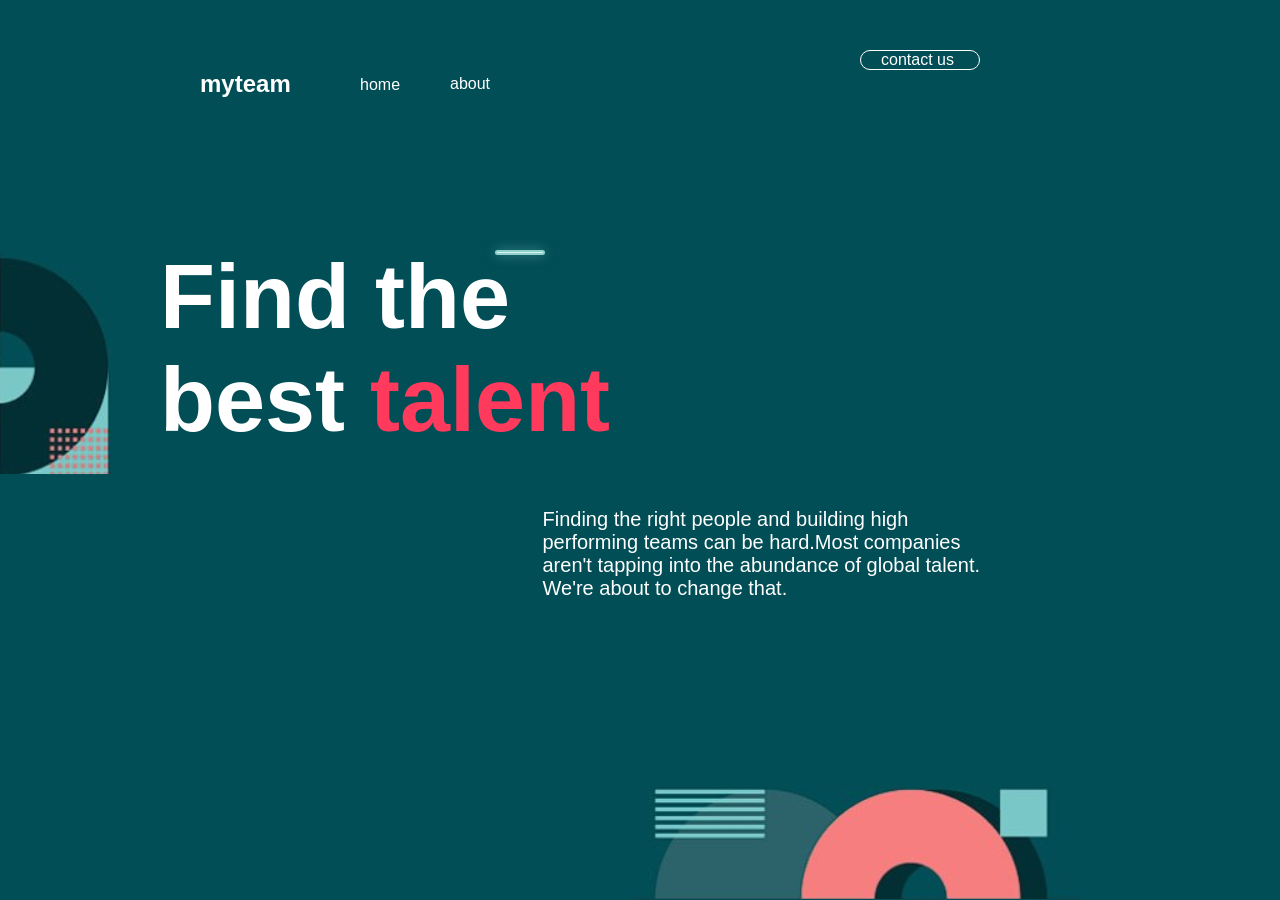
<file: new/index.html>
<!DOCTYPE html>
<html lang="en">
<head>
    <meta charset="UTF-8">
    <title>11</title>
    <link rel="stylesheet" href="main.css">
</head>
<body>
<div class="container">
<div class="box">
<h2 class="container__h2">myteam</h2>
    <p class="container__text">home</p>
    <p class="container__text__two">about</p>
    <h1 class="container__h1">Find the <br>best <span style="color:#ff3a5c">talent</span></h1>
    <img src="img2/leftCorner.png" alt="leftPicture">
    <div class="container__box">
        <p class="container__cs">contact us</p></div>

    <p class="container__finding">Finding the right people and building high<br>
        performing teams can be hard.Most companies<br>
        aren't tapping into the abundance of global talent.<br>
        We're about to change that.</p>

    <img style="position: absolute; bottom:1px; right:200px" src="img2/rigthCorner.png" alt="rightPicture">
    <div class="trash"></div>



</div>























</div>

</body>
</html>
</file>
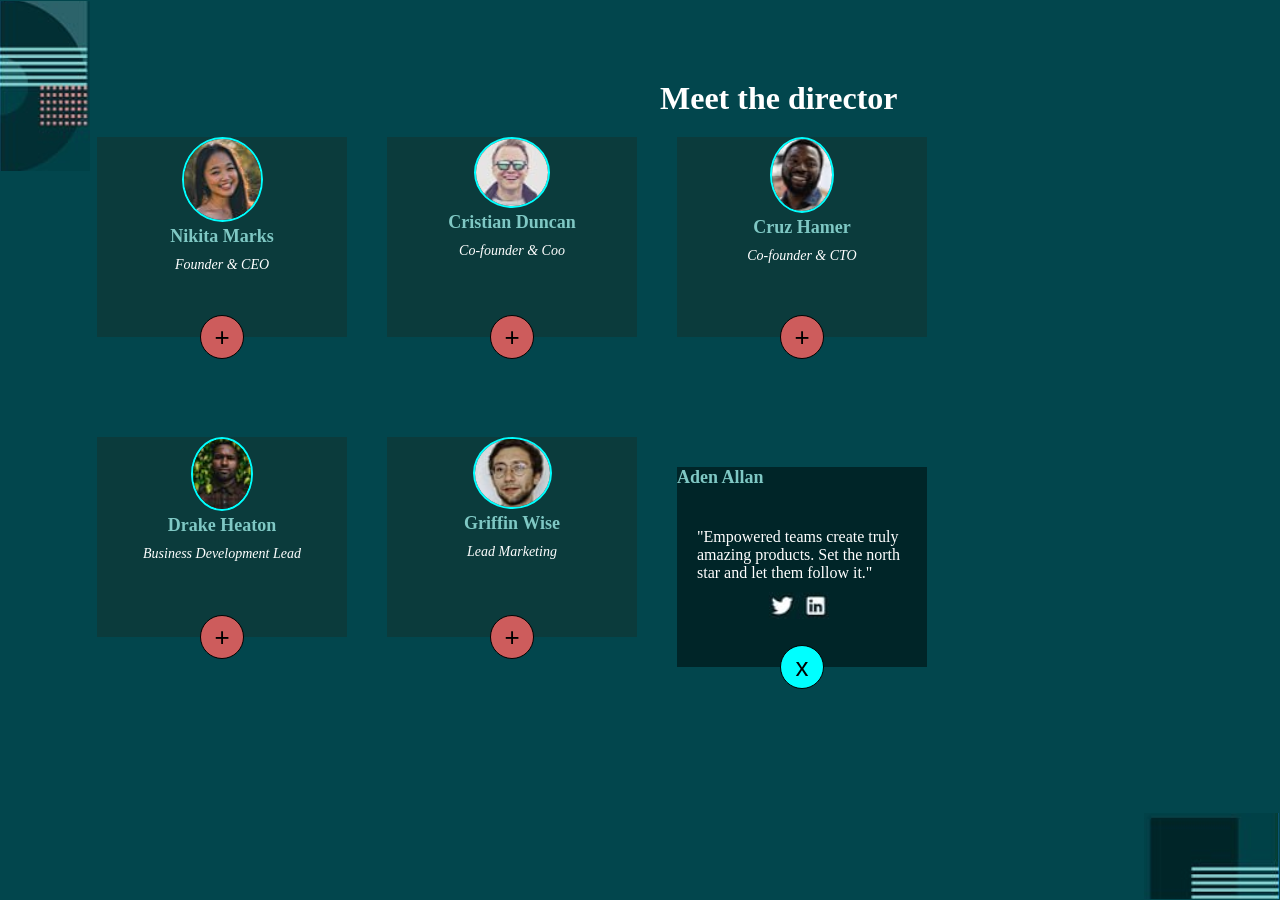
<file: new2/index.html>
<!DOCTYPE html>
<html lang="en">
<head>
    <meta charset="UTF-8">
    <title>11</title>
    <link rel="stylesheet" href="main.css">
</head>
<body style="background-color:#02464d;">
<div class="container">
    <h1 class="container__h1">Meet the director</h1>
    <img  style=" position: absolute; top:1px" src="img3/LeftCorner.png" alt="LeftCorner" >
    <img  style="position: absolute;bottom:1px; right:1px" src="img3/RightCorner.png" alt="RightCorner" >

    <div class="container__box">
        <div class="container__box__one">
        <img  class="img" src="img3/NikitaMarks.png" alt="Nikita Marks" >
        <h3 class="name">Nikita Marks</h3>
            <p class="role">Founder & CEO</p>
            <button class="button">+</button>
        </div>
        <div class="container__box__one">
            <img  class="img" src="img3/CristianDuncan.png" alt="Cristian Duncan">
            <h3 class="name">Cristian Duncan</h3>
            <p class="role">Co-founder & Coo</p>
            <button class="button">+</button>
        </div>
        <div class="container__box__one">
            <img  class="img" src="img3/CruzHamer.png" alt="Cruz Hamer">
            <h3 class="name">Cruz Hamer</h3>
            <p class="role">Co-founder & CTO</p>
            <button class="button">+</button>
        </div>





        <div class="container__box__one">
            <img  class="img" src="img3/DrakeHeaton.png" alt="Drake Heaton">
            <h3 class="name">Drake Heaton</h3>
            <p class="role">Business Development Lead</p>
            <button class="button">+</button>
        </div>
        <div class="container__box__one">
            <img  class="img" src="img3/GriffinWise.png" alt="Griffin Wise">
            <h3 class="name">Griffin Wise</h3>
            <p class="role">Lead Marketing</p>
            <button class="button">+</button>
        </div>
        <div class="container__box__two">
            <h3 class="name">Aden Allan</h3>
            <p style="color:white; position: relative;left:20px; top:40px;">"Empowered teams create truly
                amazing products. Set the north<br>
                star and let them follow it."</p>
            <img class="icons" src="img3/TWITER.png" alt="Twitter va Linkedin">
            <button class="button" style="background-color:aqua">x</button>
        </div>
    </div>









</div>

</body>
</html>
</file>
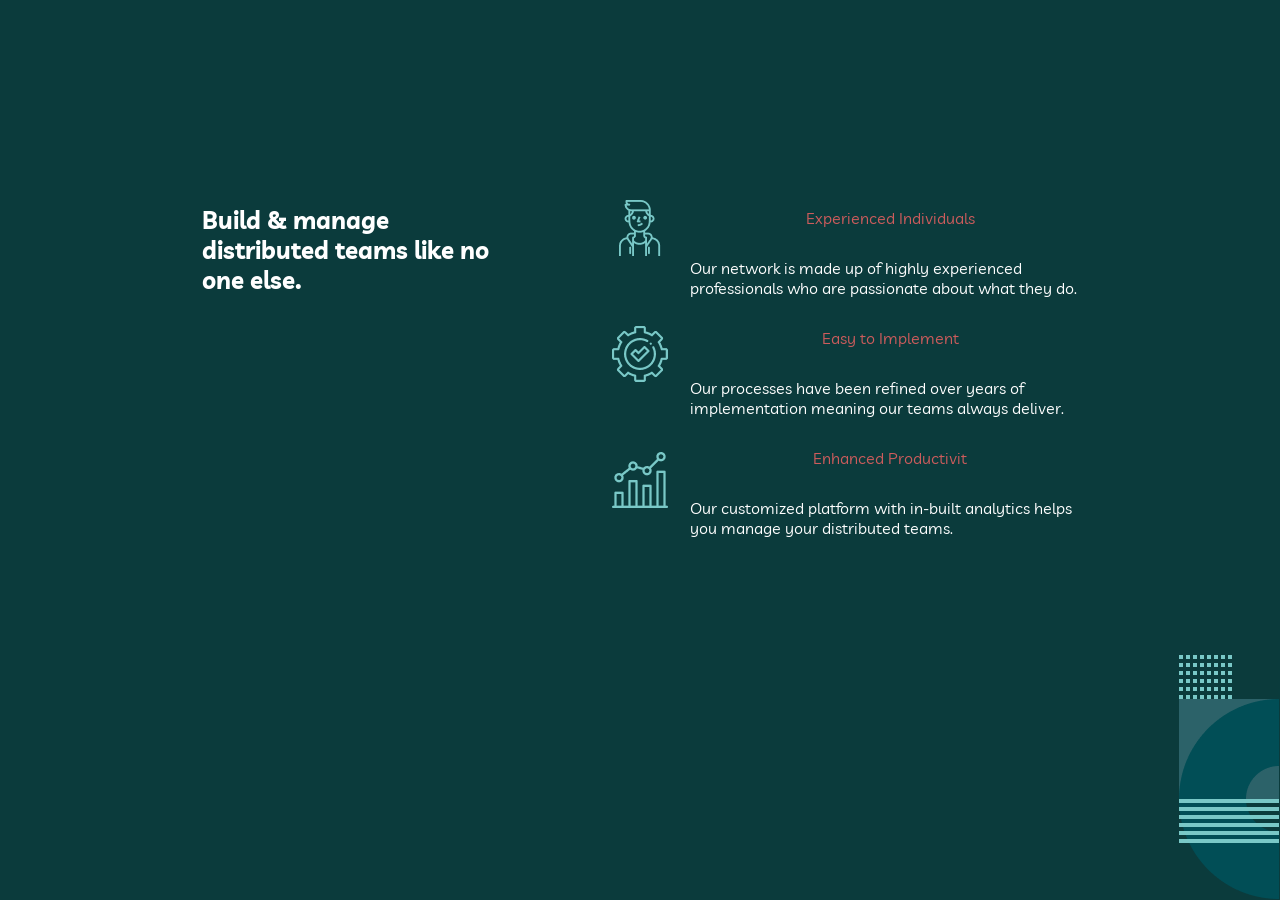
<file: project3/index.html>
<!DOCTYPE html>
<html lang="en">
<head>
    <meta charset="UTF-8">
    <title>11</title>
    <link rel="stylesheet" href="main.css">
</head>
<body style="background-color:#0b3b3c;">
<header>
    <nav>

    </nav>

</header>

<main>
    <section>
        <div class="container">
            <h1 class="container__h1">Build & manage
                distributed teams
                like no one else.</h1>
            <div class="img">
                <img src="img/Group9.png" alt="Group 9">
                <img src="img/CombinedShape.png" alt="Combined Shape">
                <img src="img/CombinedShape(2).png" alt="Combined Shape2">
            </div>
            <div class="circle__div">
                <p class="circle"></p>
                <p class="circle"></p>
                <p class="circle"></p>
            </div>


            <div class="text_red">
                <p>Experienced Individuals</p>
                <p class="red__texts">Our network is made up of highly experienced professionals who are passionate
                    about what they do.</p>
                <p>Easy to Implement</p>
                <p class="red__texts">Our processes have been refined over years of implementation meaning our teams
                    always deliver.</p>
                <p>Enhanced Productivit</p>
                <p class="red__texts">Our customized platform with in-built analytics helps you manage your distributed
                    teams.</p>
            </div>
            <img class="left_corner" src="img/leftCorner.png" alt="Left Corner">
        </div>


    </section>


</main>


<footer>

</footer>


</body>
</html>
</file>
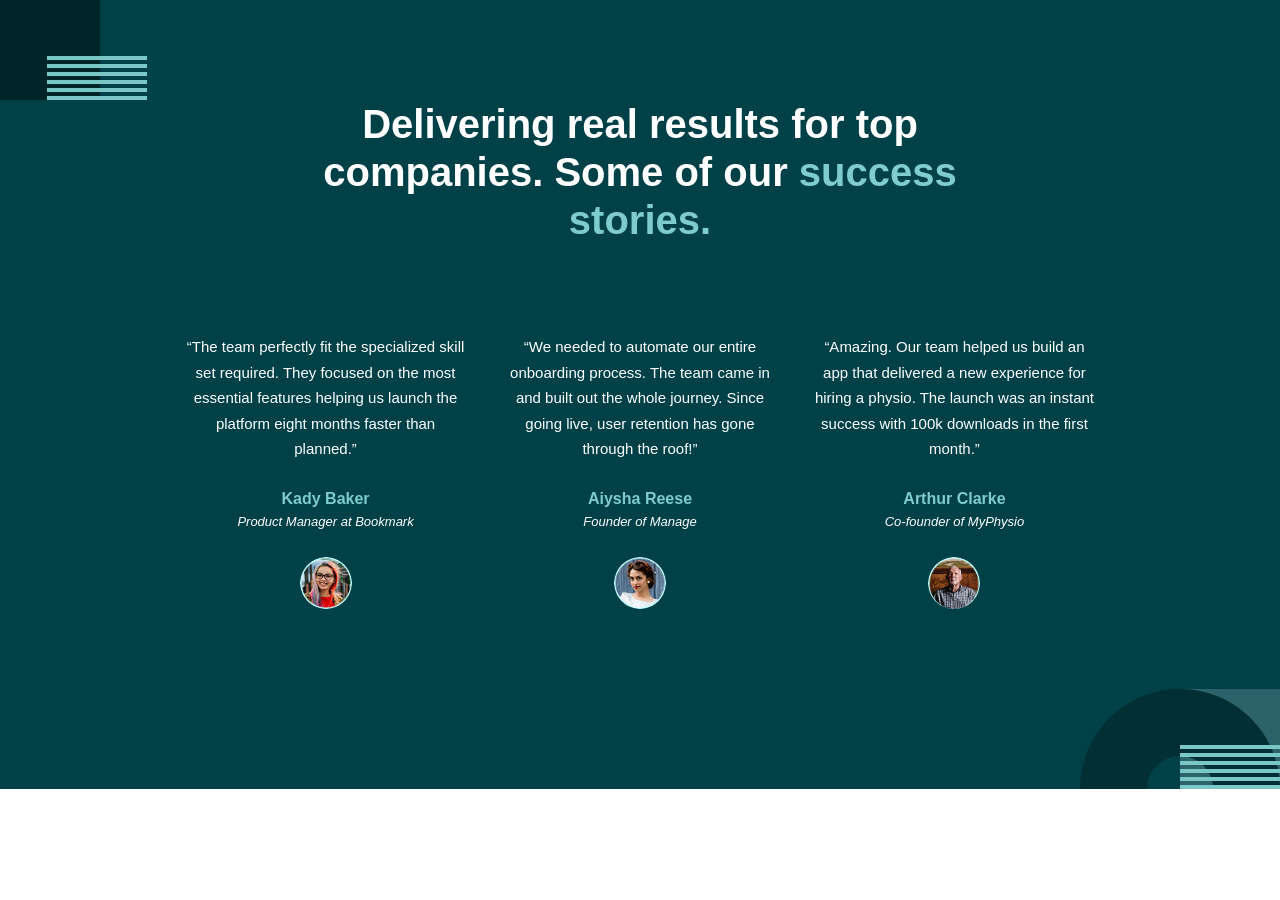
<file: project4/index.html>
<!DOCTYPE html>
<html lang="en">
<head>
    <meta charset="UTF-8">
    <title>11</title>
    <link rel="stylesheet" href="main.css">
</head>
<body>
<header>
    <nav>

    </nav>
</header>
<main>
<section class="stories">
    <img src="img/Group 8 Copy.png" alt="" class="corner corner-top">
    <img src="img/Group 9.png" alt="" class="corner corner-bottom">

    <h2 class="stories-title">
        Delivering real results for top companies. Some of our <span>success stories.</span>
    </h2>

    <div class="cards">
        <div class="card">
            <p class="text">“The team perfectly fit the specialized skill set required. They focused on the most essential features helping us launch the platform eight months faster than planned.”</p>
            <h3 class="name">Kady Baker</h3>
            <p class="role">Product Manager at Bookmark</p>
            <img src="img/Oval.png" alt="Kady Baker" class="avatar">
        </div>

        <div class="card">
            <p class="text">“We needed to automate our entire onboarding process. The team came in and built out the whole journey. Since going live, user retention has gone through the roof!”</p>
            <h3 class="name">Aiysha Reese</h3>
            <p class="role">Founder of Manage</p>
            <img src="img/Oval Copy 5.png" alt="Aiysha Reese" class="avatar">
        </div>

        <div class="card">
            <p class="text">“Amazing. Our team helped us build an app that delivered a new experience for hiring a physio. The launch was an instant success with 100k downloads in the first month.”</p>
            <h3 class="name">Arthur Clarke</h3>
            <p class="role">Co-founder of MyPhysio</p>
            <img src="img/Oval Copy 6.png" alt="Arthur Clarke" class="avatar">
        </div>
    </div>
</section>
</main>


<footer>

</footer>
</body>
</html>
</file>
<file: new/main.css>
* {
    box-sizing: border-box;
    margin: 0;
    padding: 0;
}
body {
    font-family: bold,sans-serif;
    background: #014e56;
    display:flex;
    align-items: center;
}


.container__h2 {
    color:white;
 position:relative;
    left:200px;
    top:70px;
}
.container__text{
    color:white;
    font-family:"Lucida Sans Unicode", "Lucida Grande", sans-serif;
    position: relative;
    left:360px;
    top:48px;
}
.container__text__two {
    font-family: "Lucida Sans Unicode", "Lucida Grande", sans-serif;
    color:white;
    position:absolute;
    left:450px;
    top:75px;
}
.container__h1 {
    color:white;
    font-family:bold, sans-serif;
    font-size:90px;
    position:relative;
    left:160px;
    top:200px

}
.container__box {
    position:absolute;
    right:300px;
    top:50px;
    border:1px solid white;
    border-radius:500px ;
    width:120px;
}
.container__cs {
    color:white;
    font-family: "Lucida Sans Unicode", "Lucida Grande", sans-serif;
    position: relative;
    left:20px;

}


.container__finding {
    color:white;
    font-family: "Lucida Sans Unicode", "Lucida Grande", sans-serif;
    font-size:20px;
   position: absolute;
    right:300px;
    bottom:300px;
}

.trash {
    position: absolute;
    right:735px;
    top:250px;
    width: 50px;
    height: 5px;
    background: #d9f0ee;
    border: 2px solid #8fd1cc;
    border-radius: 999px;
    box-shadow: 0 0 12px rgba(143, 209, 204, 0.5);
}
</file>
<file: new2/main.css>
* {
    box-sizing: border-box;
    margin: 0;
    padding: 0;
}
.container__h1 {
    color: white;
    padding:20px;
    margin-left:640px;
    margin-top:60px;
}
.img {

    border-radius: 50%;
    border: 2px solid aqua;
}
.button {

        position: absolute;
        left: 50%;
        margin-left: -22px;
        bottom: -22px;
        border:1px solid black;
        border-radius: 50%;
        width:44px;
        height:44px;
        background:indianred;
        font-size:26px;
}
.name {
    color: #7fc8c4;
    font-size: 18px;
}

.role {
    margin-top: 10px;
    color: #fff;
    font-style: italic;
    font-size: 14px;
}


.container__box {
    width: 1024px;
    display: flex;
    justify-content: center;
    align-items: center;
    flex-wrap: wrap;
    margin:0;
    gap:40px;
}
.container__box__one {
    position: relative;
    margin-bottom: 60px;
    padding-bottom: 30px;
    display: inline-block;
    text-align: center;
    background-color: #0b3b3c;
    width: 250px;
    height: 200px;
    row-gap: 10px;
}
.container__box__two {
    position: relative;
    display: inline;
    text-align: start;
    background: #002528;
    width:250px;
    height:200px;
    row-gap:10px

}
.icons {
    text-align: center;
    margin-top: 50px;
    margin-left: 90px;
}
</file>
<file: project3/main.css>
@import url('https://fonts.googleapis.com/css2?family=Livvic:ital,wght@0,100;0,200;0,300;0,400;0,500;0,600;0,700;0,900;1,100;1,200;1,300;1,400;1,500;1,600;1,700;1,900&display=swap');

* {
    box-sizing: border-box;
    margin: 0;
    padding: 0;
}

.body {
    background: #0b3b3c;
}

.container {
    font-family: 'Livvic', sans-serif;
}

.container__h1 {
    display: flex;
    align-items: center;
    margin-left: 202px;
    margin-top: 100px;
    width: 300px;
    height: 300px;
    color: white;
}

.img {
    display: flex;
    align-items: center;
    flex-direction: column;
    gap: 70px;
    position: relative;
    bottom: 200px
}

.red__texts {
    color: white;
!important;
    width: 400px
}

.text_red {
    display: flex;
    align-items: center;
    flex-direction: column;
    color: indianred;
    margin-left: 500px;
    margin-top: -500px;
    gap: 30px;
}

.left_corner {
    position: absolute;
    right: 1px;
    bottom: 1px;
}
</file>
<file: project4/main.css>
* {
    margin: 0;
    padding: 0;
    box-sizing: border-box;
}

.stories {
    position: relative;
    overflow: hidden;
    background: #004047;
    padding: 100px 60px 120px;
    text-align: center;
    font-family: "Poppins", sans-serif;
}

.corner {
    position: absolute;
}

.corner-top {
    top: 0;
    left: 0;
}

.corner-bottom {
    bottom: 0;
    right: 0;
}

.stories-title {
    position: relative;
    max-width: 650px;
    margin: 0 auto 90px;
    color: #fff;
    font-size: 40px;
    line-height: 1.2;
}

.stories-title span {
    color: #7ecdcc;
}

.cards {
    position: relative;
    max-width: 1000px;
    margin: 0 auto;
    text-align: center;
}

.card {
    display: inline-block;
    vertical-align: top;
    width: 28%;
    min-width: 250px;
    margin: 0 15px 60px;
}

.text {
    color: #fff;
    font-size: 15px;
    line-height: 1.7;
    margin-bottom: 28px;
}

.name {
    color: #7ecdcc;
    font-size: 16px;
    margin-bottom: 6px;
}

.role {
    color: #fff;
    font-size: 13px;
    font-style: italic;
    margin-bottom: 28px;
}

.avatar {
    display: block;
    width: 52px;
    height: 52px;
    border-radius: 50%;
    margin: 0 auto;
}
</file>
